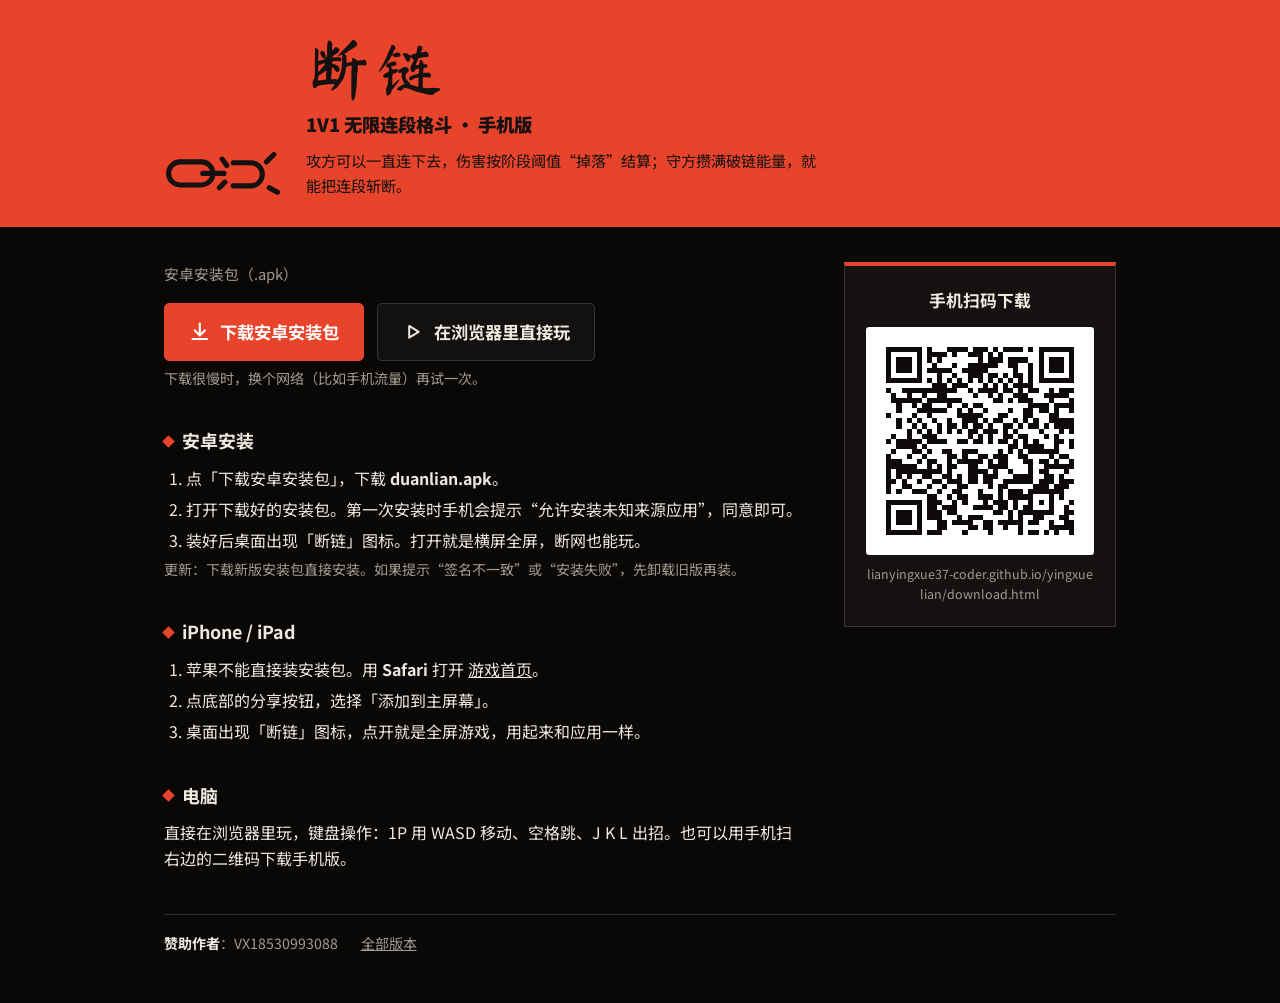
<file: download.html>
<!DOCTYPE html>
<html lang="zh-CN">
<head>
<meta charset="utf-8">
<meta name="viewport" content="width=device-width,initial-scale=1,viewport-fit=cover">
<title>断链 · 安卓版下载</title>
<meta name="description" content="《断链》1V1 无限连段格斗：安卓安装包下载，iPhone 添加到主屏幕。">
<meta name="theme-color" content="#0a0807">
<link rel="icon" href="icon-192.png">
<link rel="apple-touch-icon" href="apple-touch-icon.png">
<link rel="preconnect" href="https://fonts.googleapis.com">
<link rel="preconnect" href="https://fonts.gstatic.com" crossorigin>
<link href="https://fonts.googleapis.com/css2?family=Ma+Shan+Zheng&family=Noto+Sans+SC:wght@400;500;700;900&display=swap" rel="stylesheet">
<style>
:root{--ink:#141110;--red:#e8432b;--bone:#efe9df;--mute:#a39a8f;--line:rgba(239,233,223,.16);color-scheme:dark}
*{box-sizing:border-box}
html,body{margin:0;background:#0a0807;color:var(--bone);font:16px/1.65 "Noto Sans SC",system-ui,sans-serif;-webkit-text-size-adjust:100%}
a{color:inherit}
.wrap{max-width:62em;margin:0 auto;padding:0 1.25em 3em}
header{background:var(--red);color:var(--ink);padding:2.2em 0 1.8em}
header .wrap{padding-bottom:0;display:flex;align-items:flex-end;gap:1.4em;flex-wrap:wrap}
header svg{width:7.5em;height:auto;flex:none}
h1{font:400 4.2em/1 "Ma Shan Zheng",serif;margin:0;letter-spacing:.04em}
.sub{font-weight:900;font-size:1.15em;margin-top:.35em}
.rule{max-width:34em;margin:.6em 0 0;font-size:.95em}
main{display:grid;grid-template-columns:1fr 17em;gap:2.4em;margin-top:2.2em;align-items:start}
.meta{color:var(--mute);font-size:.92em;min-height:1.6em}
.btns{display:flex;flex-wrap:wrap;gap:.8em;margin:1em 0 .4em}
.btn{display:inline-flex;align-items:center;gap:.55em;text-decoration:none;font-weight:700;font-size:1.08em;padding:.8em 1.4em;border:1px solid var(--line);border-radius:.3em;background:rgba(239,233,223,.04)}
.btn svg{width:1.25em;height:1.25em;flex:none}
.btn.primary{background:var(--red);border-color:var(--red);color:#fff}
.btn:hover{border-color:var(--bone)}
.note{color:var(--mute);font-size:.88em;margin:.3em 0 0}
.pending{display:none;margin:.9em 0 0;padding:.7em 1em;border-left:.25em solid #e8b04a;background:rgba(232,176,74,.1);font-size:.93em}
h2{font-size:1.12em;margin:2em 0 .5em;display:flex;align-items:center;gap:.5em}
h2::before{content:"";width:.5em;height:.5em;background:var(--red);transform:rotate(45deg)}
ol{margin:0;padding-left:1.4em}
ol li{margin:.3em 0}
.hl{outline:1px solid var(--red);outline-offset:.8em;border-radius:.2em}
.qr{background:#141110;border:1px solid var(--line);border-top:.3em solid var(--red);padding:1.3em;text-align:center;position:sticky;top:1.5em}
.qr svg{width:100%;height:auto;display:block;border-radius:.2em}
.qr b{display:block;font-size:1.05em;margin-bottom:.7em}
.qr small{display:block;color:var(--mute);margin-top:.7em;word-break:break-all;font-size:.78em}
footer{margin-top:3em;padding-top:1.2em;border-top:1px solid var(--line);color:var(--mute);font-size:.88em;display:flex;flex-wrap:wrap;gap:.4em 1.6em}
footer b{color:var(--bone)}
#inapp{display:none;position:fixed;inset:0;z-index:9;background:rgba(10,8,7,.93);padding:1.4em 1.6em;text-align:right;font-size:1.15em}
#inapp svg{width:5em;height:5em;display:block;margin:0 0 .4em auto}
#inapp p{margin:.3em 0;text-align:right}
#inapp button{margin-top:1.4em;font:inherit;font-size:.85em;color:var(--mute);background:none;border:1px solid var(--line);border-radius:.3em;padding:.4em 1em}
@media (max-width:720px){main{grid-template-columns:1fr}.qr{position:static;max-width:17em}h1{font-size:3.4em}header svg{width:5.5em}}
</style>
</head>
<body>
<header><div class="wrap">
  <svg viewBox="0 0 260 110" aria-hidden="true"><g fill="none" stroke="#141110" stroke-width="11" stroke-linecap="round"><rect x="10" y="30" width="96" height="50" rx="25"/><path d="M84 55h46"/><path d="M150 32h38a25 25 0 0 1 0 50h-38"/><path d="M136 38l-10-14M132 74l-12 12M222 30l16-16M228 86l18 10"/></g></svg>
  <div><h1>断链</h1><div class="sub">1V1 无限连段格斗 · 手机版</div>
  <p class="rule">攻方可以一直连下去，伤害按阶段阈值“掉落”结算；守方攒满破链能量，就能把连段斩断。</p></div>
</div></header>

<div class="wrap">
<main>
  <section>
    <div class="meta" id="meta">安卓安装包（.apk）</div>
    <div class="btns">
      <a class="btn primary" id="dlBtn" href="https://github.com/lianyingxue37-coder/yingxuelian/releases/latest/download/duanlian.apk"><svg viewBox="0 0 24 24" fill="none" stroke="currentColor" stroke-width="2.4" stroke-linecap="round" stroke-linejoin="round"><path d="M12 3v12M6.5 10.5 12 16l5.5-5.5M4 20h16"/></svg>下载安卓安装包</a>
      <a class="btn" href="./"><svg viewBox="0 0 24 24" fill="none" stroke="currentColor" stroke-width="2.2" stroke-linejoin="round"><path d="M8 5.5v13l10.5-6.5z"/></svg>在浏览器里直接玩</a>
    </div>
    <p class="note">下载很慢时，换个网络（比如手机流量）再试一次。</p>
    <div class="pending" id="pending">新版本正在自动打包，几分钟后刷新本页就能下载。</div>

    <div id="secAndroid">
      <h2>安卓安装</h2>
      <ol>
        <li>点「下载安卓安装包」，下载 <b>duanlian.apk</b>。</li>
        <li>打开下载好的安装包。第一次安装时手机会提示“允许安装未知来源应用”，同意即可。</li>
        <li>装好后桌面出现「断链」图标。打开就是横屏全屏，断网也能玩。</li>
      </ol>
      <p class="note">更新：下载新版安装包直接安装。如果提示“签名不一致”或“安装失败”，先卸载旧版再装。</p>
    </div>

    <div id="secIOS">
      <h2>iPhone / iPad</h2>
      <ol>
        <li>苹果不能直接装安装包。用 <b>Safari</b> 打开 <a href="./">游戏首页</a>。</li>
        <li>点底部的分享按钮，选择「添加到主屏幕」。</li>
        <li>桌面出现「断链」图标，点开就是全屏游戏，用起来和应用一样。</li>
      </ol>
    </div>

    <div id="secPC">
      <h2>电脑</h2>
      <p style="margin:0">直接在浏览器里玩，键盘操作：1P 用 WASD 移动、空格跳、J K L 出招。也可以用手机扫右边的二维码下载手机版。</p>
    </div>
  </section>

  <aside class="qr">
    <b>手机扫码下载</b>
    <svg xmlns="http://www.w3.org/2000/svg" viewBox="0 0 45 45" shape-rendering="crispEdges"><rect width="45" height="45" fill="#fff"/><path d="M4 4h7v1H4zM12 4h1v1H12zM16 4h4v1H16zM21 4h3v1H21zM25 4h1v1H25zM27 4h4v1H27zM32 4h1v1H32zM34 4h7v1H34zM4 5h1v1H4zM10 5h1v1H10zM12 5h4v1H12zM17 5h1v1H17zM20 5h3v1H20zM24 5h1v1H24zM26 5h1v1H26zM34 5h1v1H34zM40 5h1v1H40zM4 6h1v1H4zM6 6h3v1H6zM10 6h1v1H10zM12 6h1v1H12zM14 6h1v1H14zM22 6h1v1H22zM24 6h3v1H24zM28 6h4v1H28zM34 6h1v1H34zM36 6h3v1H36zM40 6h1v1H40zM4 7h1v1H4zM6 7h3v1H6zM10 7h1v1H10zM13 7h1v1H13zM17 7h1v1H17zM20 7h6v1H20zM28 7h2v1H28zM32 7h1v1H32zM34 7h1v1H34zM36 7h3v1H36zM40 7h1v1H40zM4 8h1v1H4zM6 8h3v1H6zM10 8h1v1H10zM12 8h5v1H12zM19 8h5v1H19zM29 8h1v1H29zM32 8h1v1H32zM34 8h1v1H34zM36 8h3v1H36zM40 8h1v1H40zM4 9h1v1H4zM10 9h1v1H10zM14 9h1v1H14zM17 9h1v1H17zM20 9h3v1H20zM24 9h2v1H24zM27 9h1v1H27zM29 9h2v1H29zM32 9h1v1H32zM34 9h1v1H34zM40 9h1v1H40zM4 10h7v1H4zM12 10h1v1H12zM14 10h1v1H14zM16 10h1v1H16zM18 10h1v1H18zM20 10h1v1H20zM22 10h1v1H22zM24 10h1v1H24zM26 10h1v1H26zM28 10h1v1H28zM30 10h1v1H30zM32 10h1v1H32zM34 10h7v1H34zM13 11h3v1H13zM17 11h3v1H17zM23 11h1v1H23zM25 11h1v1H25zM27 11h1v1H27zM29 11h4v1H29zM4 12h1v1H4zM7 12h11v1H7zM20 12h1v1H20zM22 12h4v1H22zM27 12h2v1H27zM30 12h1v1H30zM32 12h2v1H32zM36 12h1v1H36zM38 12h3v1H38zM5 13h1v1H5zM8 13h1v1H8zM11 13h1v1H11zM14 13h2v1H14zM21 13h1v1H21zM24 13h1v1H24zM26 13h1v1H26zM29 13h3v1H29zM35 13h5v1H35zM5 14h6v1H5zM12 14h7v1H12zM25 14h2v1H25zM28 14h1v1H28zM30 14h3v1H30zM36 14h1v1H36zM40 14h1v1H40zM6 15h1v1H6zM9 15h1v1H9zM11 15h2v1H11zM16 15h1v1H16zM19 15h1v1H19zM21 15h2v1H21zM32 15h4v1H32zM37 15h4v1H37zM6 16h1v1H6zM10 16h6v1H10zM18 16h1v1H18zM20 16h1v1H20zM23 16h1v1H23zM28 16h1v1H28zM31 16h2v1H31zM34 16h2v1H34zM37 16h1v1H37zM40 16h1v1H40zM4 17h1v1H4zM9 17h1v1H9zM12 17h1v1H12zM18 17h5v1H18zM26 17h2v1H26zM31 17h2v1H31zM36 17h2v1H36zM6 18h1v1H6zM8 18h1v1H8zM10 18h1v1H10zM13 18h1v1H13zM16 18h1v1H16zM19 18h3v1H19zM23 18h1v1H23zM25 18h2v1H25zM29 18h1v1H29zM31 18h1v1H31zM33 18h1v1H33zM36 18h5v1H36zM6 19h1v1H6zM9 19h1v1H9zM11 19h1v1H11zM14 19h1v1H14zM16 19h2v1H16zM19 19h1v1H19zM21 19h2v1H21zM24 19h1v1H24zM27 19h2v1H27zM30 19h1v1H30zM32 19h2v1H32zM35 19h1v1H35zM37 19h4v1H37zM8 20h1v1H8zM10 20h1v1H10zM12 20h1v1H12zM14 20h1v1H14zM16 20h1v1H16zM18 20h1v1H18zM20 20h2v1H20zM23 20h3v1H23zM27 20h1v1H27zM29 20h1v1H29zM34 20h1v1H34zM38 20h1v1H38zM40 20h1v1H40zM5 21h1v1H5zM8 21h1v1H8zM11 21h3v1H11zM20 21h1v1H20zM22 21h1v1H22zM24 21h1v1H24zM27 21h2v1H27zM30 21h2v1H30zM35 21h1v1H35zM37 21h1v1H37zM4 22h1v1H4zM6 22h5v1H6zM12 22h4v1H12zM18 22h2v1H18zM21 22h2v1H21zM24 22h1v1H24zM26 22h2v1H26zM29 22h1v1H29zM31 22h1v1H31zM33 22h1v1H33zM37 22h2v1H37zM40 22h1v1H40zM6 23h4v1H6zM11 23h1v1H11zM28 23h2v1H28zM31 23h4v1H31zM37 23h1v1H37zM40 23h1v1H40zM5 24h1v1H5zM9 24h2v1H9zM12 24h1v1H12zM15 24h2v1H15zM19 24h3v1H19zM26 24h1v1H26zM28 24h1v1H28zM30 24h1v1H30zM32 24h6v1H32zM4 25h1v1H4zM8 25h1v1H8zM11 25h1v1H11zM16 25h2v1H16zM19 25h1v1H19zM22 25h2v1H22zM25 25h3v1H25zM30 25h2v1H30zM36 25h1v1H36zM38 25h2v1H38zM4 26h3v1H4zM10 26h1v1H10zM12 26h2v1H12zM16 26h1v1H16zM18 26h5v1H18zM24 26h1v1H24zM26 26h2v1H26zM31 26h2v1H31zM34 26h2v1H34zM37 26h1v1H37zM40 26h1v1H40zM4 27h6v1H4zM12 27h1v1H12zM14 27h1v1H14zM16 27h2v1H16zM20 27h2v1H20zM24 27h4v1H24zM32 27h1v1H32zM35 27h6v1H35zM4 28h1v1H4zM6 28h9v1H6zM16 28h1v1H16zM20 28h4v1H20zM25 28h1v1H25zM28 28h1v1H28zM32 28h1v1H32zM34 28h2v1H34zM39 28h1v1H39zM4 29h1v1H4zM6 29h1v1H6zM8 29h1v1H8zM11 29h2v1H11zM15 29h2v1H15zM18 29h1v1H18zM20 29h2v1H20zM23 29h3v1H23zM29 29h4v1H29zM35 29h2v1H35zM38 29h1v1H38zM4 30h2v1H4zM7 30h1v1H7zM10 30h1v1H10zM13 30h2v1H13zM16 30h3v1H16zM20 30h2v1H20zM23 30h2v1H23zM27 30h6v1H27zM34 30h3v1H34zM38 30h3v1H38zM4 31h1v1H4zM7 31h2v1H7zM12 31h1v1H12zM15 31h1v1H15zM18 31h2v1H18zM24 31h1v1H24zM26 31h2v1H26zM33 31h3v1H33zM37 31h3v1H37zM4 32h1v1H4zM6 32h1v1H6zM9 32h3v1H9zM14 32h1v1H14zM17 32h2v1H17zM22 32h1v1H22zM26 32h1v1H26zM28 32h3v1H28zM32 32h7v1H32zM12 33h2v1H12zM16 33h1v1H16zM18 33h2v1H18zM22 33h3v1H22zM26 33h1v1H26zM28 33h5v1H28zM36 33h1v1H36zM38 33h1v1H38zM4 34h7v1H4zM12 34h3v1H12zM17 34h1v1H17zM19 34h1v1H19zM23 34h1v1H23zM25 34h3v1H25zM29 34h1v1H29zM32 34h1v1H32zM34 34h1v1H34zM36 34h1v1H36zM40 34h1v1H40zM4 35h1v1H4zM10 35h1v1H10zM12 35h2v1H12zM15 35h3v1H15zM21 35h4v1H21zM26 35h2v1H26zM29 35h1v1H29zM31 35h2v1H31zM36 35h1v1H36zM39 35h1v1H39zM4 36h1v1H4zM6 36h3v1H6zM10 36h1v1H10zM12 36h3v1H12zM16 36h2v1H16zM25 36h2v1H25zM28 36h1v1H28zM30 36h7v1H30zM39 36h2v1H39zM4 37h1v1H4zM6 37h3v1H6zM10 37h1v1H10zM12 37h3v1H12zM18 37h1v1H18zM20 37h3v1H20zM28 37h1v1H28zM30 37h1v1H30zM33 37h2v1H33zM38 37h2v1H38zM4 38h1v1H4zM6 38h3v1H6zM10 38h1v1H10zM14 38h2v1H14zM17 38h4v1H17zM23 38h2v1H23zM26 38h5v1H26zM32 38h2v1H32zM36 38h1v1H36zM39 38h2v1H39zM4 39h1v1H4zM10 39h1v1H10zM14 39h2v1H14zM20 39h2v1H20zM23 39h2v1H23zM27 39h1v1H27zM30 39h1v1H30zM36 39h5v1H36zM4 40h7v1H4zM12 40h3v1H12zM19 40h1v1H19zM24 40h1v1H24zM30 40h1v1H30zM32 40h2v1H32zM35 40h1v1H35zM37 40h1v1H37zM40 40h1v1H40z" fill="#0d0a09"/></svg>
    <small>lianyingxue37-coder.github.io/yingxuelian/download.html</small>
  </aside>
</main>

<footer>
  <span><b>赞助作者</b>：VX18530993088</span>
  <span><a href="https://github.com/lianyingxue37-coder/yingxuelian/releases">全部版本</a></span>
</footer>
</div>

<div id="inapp" role="dialog" aria-label="请在浏览器中打开">
  <svg viewBox="0 0 80 80" fill="none" stroke="#efe9df" stroke-width="4" stroke-linecap="round" stroke-linejoin="round"><path d="M14 70C40 66 58 46 62 14"/><path d="M50 22 62 12l8 14"/></svg>
  <p>当前 App 里不能直接下载安装包</p>
  <p>点右上角 <b>···</b>，选择 <b>「在浏览器打开」</b></p>
  <button type="button" onclick="this.parentNode.style.display='none'">我知道了</button>
</div>

<script>
const REPO = 'lianyingxue37-coder/yingxuelian';
const ua = navigator.userAgent;
const isIOS = /iPhone|iPad|iPod/i.test(ua) || (navigator.platform === 'MacIntel' && navigator.maxTouchPoints > 1);
const isAndroid = /Android/i.test(ua), inApp = /MicroMessenger|QQ\/|Weibo|DingTalk|AlipayClient/i.test(ua);
const $ = id => document.getElementById(id);
if (isAndroid && inApp) $('inapp').style.display = 'block';
if (isIOS) {
  const ios = $('secIOS'); ios.parentNode.insertBefore(ios, $('secAndroid')); ios.classList.add('hl');
  $('dlBtn').classList.remove('primary'); $('meta').textContent = 'iPhone 请按下面的方法添加到主屏幕';
}
if (isIOS || isAndroid) $('secPC').remove();
if (!isIOS) fetch(`https://api.github.com/repos/${REPO}/releases/latest`, { cache: 'no-store' })
  .then(r => r.ok ? r.json() : Promise.reject(r.status))
  .then(rel => {
    const a = (rel.assets || []).find(x => x.name === 'duanlian.apk'); if (!a) return Promise.reject(404);
    const d = new Date(a.updated_at);
    $('meta').textContent = `${rel.tag_name} · ${(a.size / 1048576).toFixed(1)} MB · ${d.getMonth() + 1} 月 ${d.getDate()} 日更新 · 已下载 ${a.download_count} 次`;
  })
  .catch(e => { if (e === 404) { $('pending').style.display = 'block'; $('meta').textContent = '安卓安装包（.apk）· 正在打包'; } });
</script>
</body>
</html>
</file>
